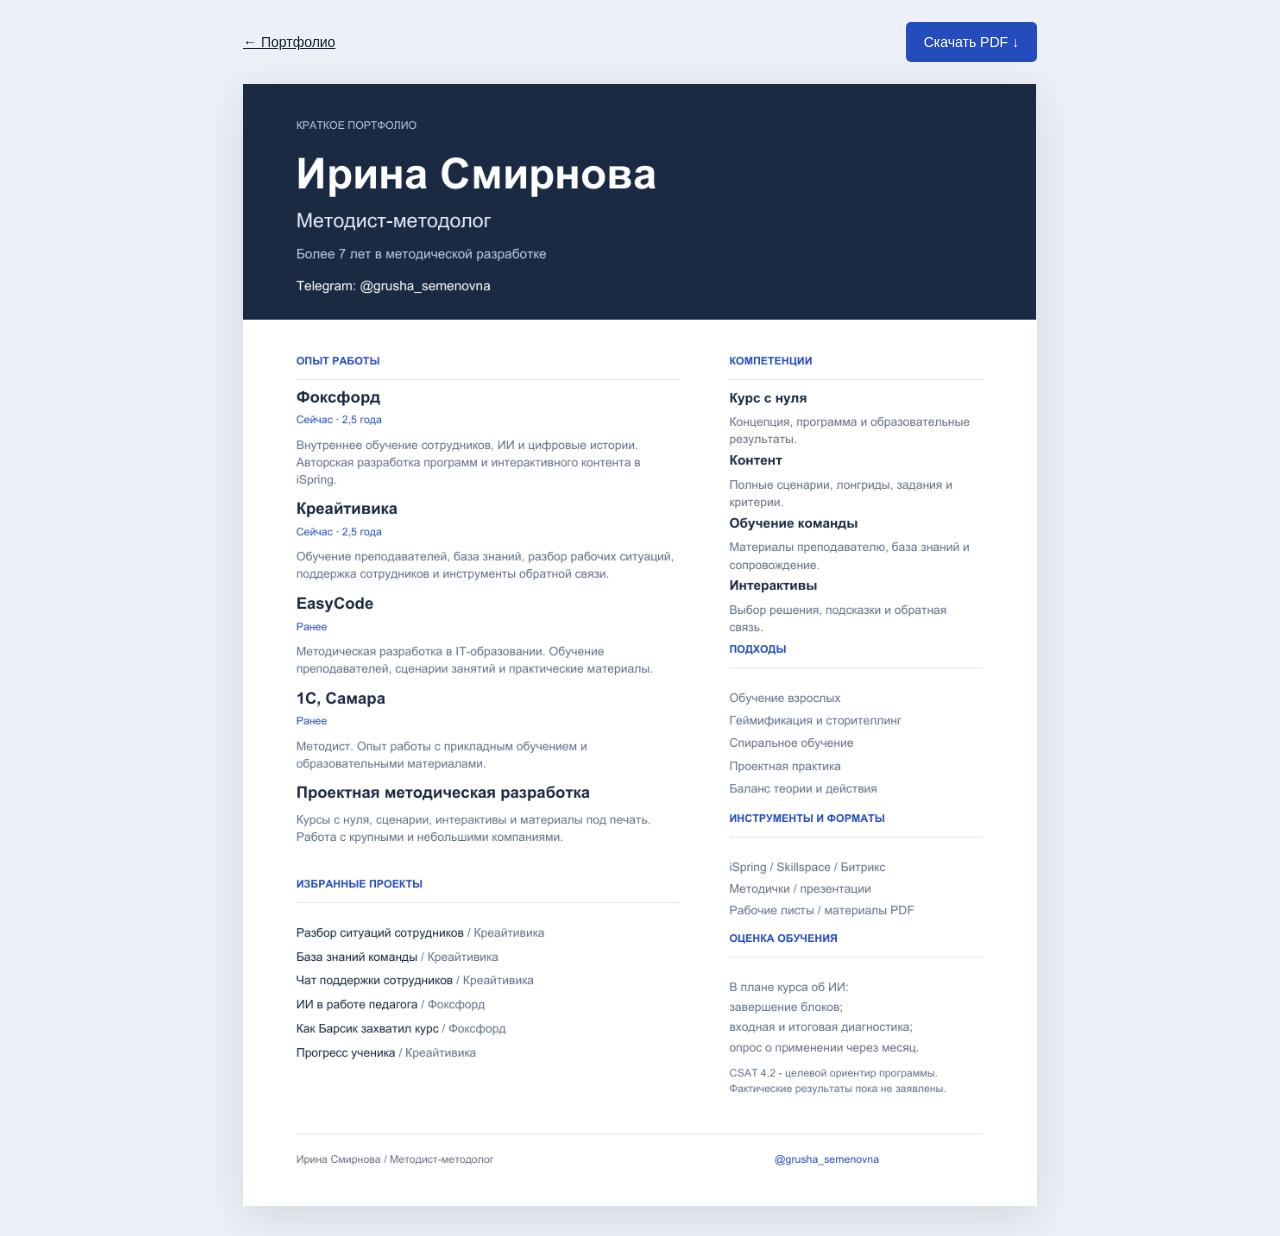
<file: resume.html>
<!doctype html><html lang="ru"><head><meta charset="utf-8"><meta name="viewport" content="width=device-width,initial-scale=1"><title>Ирина Смирнова · Краткое портфолио</title><style>body{margin:0;background:#edf0f6;font:14px Arial;color:#172335}nav{max-width:794px;margin:22px auto;display:flex;justify-content:space-between;padding:0 20px;gap:20px}a{color:inherit}nav a:last-child{background:#244cbd;color:white;padding:12px 18px;border-radius:5px;text-decoration:none}nav a:first-child{padding-top:12px}img{width:min(794px,100%);display:block;margin:0 auto 30px;box-shadow:0 10px 40px #1b2e4520}</style></head><body><nav><a href="index.html">← Портфолио</a><a href="irina-smirnova-portfolio.pdf" download>Скачать PDF ↓</a></nav><a href="irina-smirnova-portfolio.pdf"><img src="brief-preview.png" alt="Краткое портфолио Ирины Смирновой"></a></body></html>
</file>
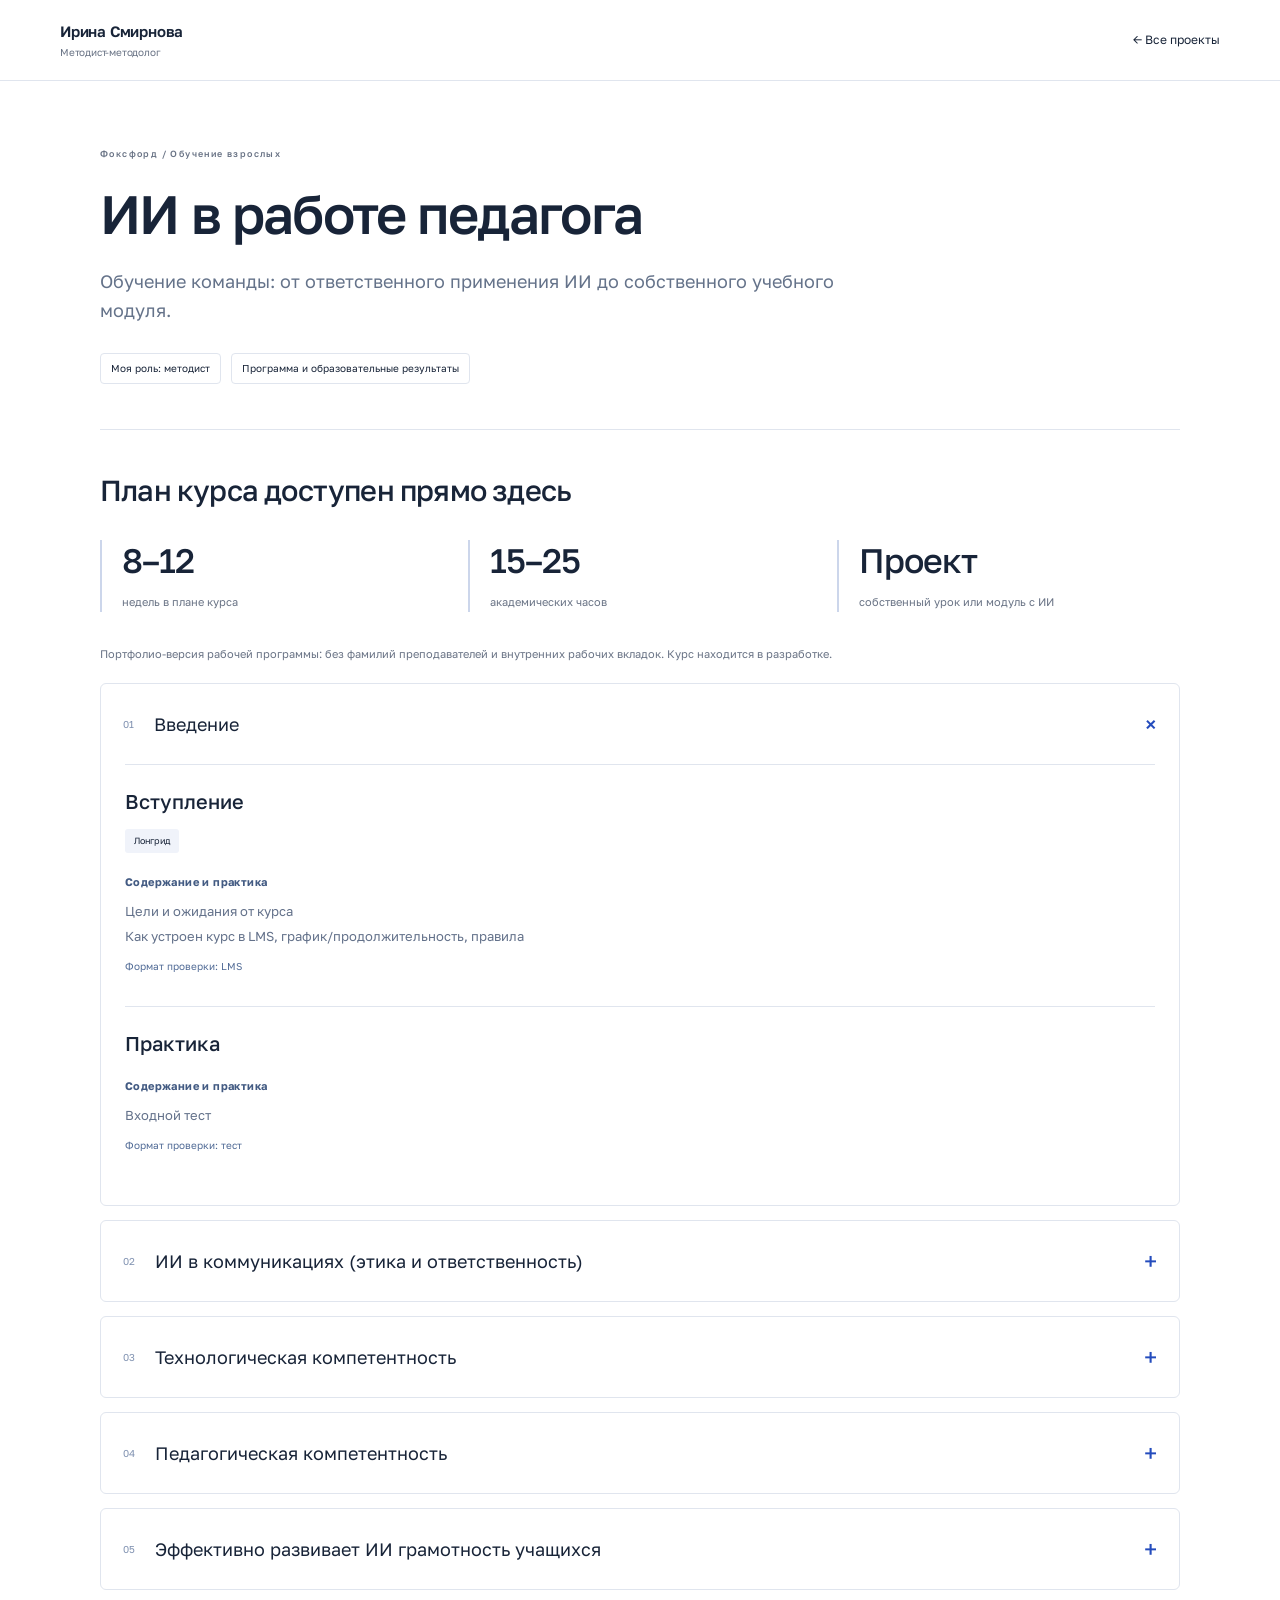
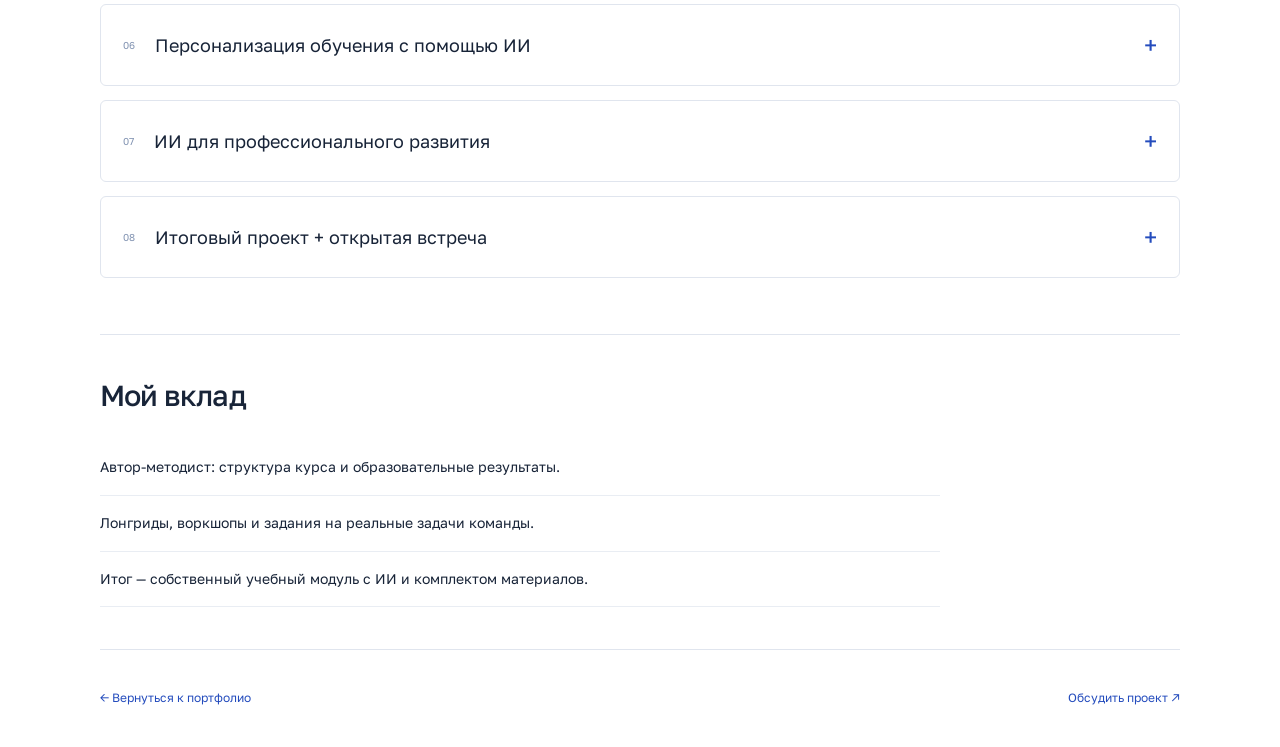
<file: cases/ai.html>
<!doctype html><html lang="ru"><head><meta charset="utf-8"><meta name="viewport" content="width=device-width,initial-scale=1"><title>ИИ в работе педагога · Ирина Смирнова</title><meta name="description" content="Обучение команды: от ответственного применения ИИ до собственного учебного модуля."><link rel="stylesheet" href="../style.css"><link rel="stylesheet" href="../cases.css"></head><body><header class="header"><div class="wrap case-nav"><a class="signature" href="../index.html">Ирина Смирнова<span>Методист-методолог</span></a><a href="../index.html#work">← Все проекты</a></div></header><main class="wrap case-page"><div class="case-heading"><p class="eyebrow">Фоксфорд / Обучение взрослых</p><h1>ИИ в работе педагога</h1><p class="case-subtitle">Обучение команды: от ответственного применения ИИ до собственного учебного модуля.</p><div class="case-tags"><span>Моя роль: методист</span><span>Программа и образовательные результаты</span></div></div><section class="case-section"><h2>План курса доступен прямо здесь</h2><div class="case-facts"><div><strong>8–12</strong><span>недель в плане курса</span></div><div><strong>15–25</strong><span>академических часов</span></div><div><strong>Проект</strong><span>собственный урок или модуль с ИИ</span></div></div><p class="case-caption">Портфолио-версия рабочей программы: без фамилий преподавателей и внутренних рабочих вкладок. Курс находится в разработке.</p><details class="program-block" open><summary><span>01</span>Введение<b>+</b></summary><div class="program-content"><article><h3>Вступление</h3><span class="format-tag">Лонгрид</span><h4>Содержание и практика</h4><p>Цели и ожидания от курса<br>Как устроен курс в LMS, график/продолжительность, правила</p><p class="control-label">Формат проверки: LMS</p></article><article><h3>Практика</h3><h4>Содержание и практика</h4><p>Входной тест</p><p class="control-label">Формат проверки: тест</p></article></div></details><details class="program-block" ><summary><span>02</span>ИИ в коммуникациях (этика и ответственность)<b>+</b></summary><div class="program-content"><article><h3>Безопасность и этика ИИ: учимся использовать ответственно</h3><span class="format-tag">Лонгрид
Тест</span><h4>Образовательный результат</h4><p>Выявляет риски применения ИИ, связанные с конфиденциальностью. Соблюдает требования законодательства в области защиты персональных данных при использовании ИИ.</p><h4>Содержание и практика</h4><p>- Типичные ошибки и риски при использовании ИИ<br>- Выявление рисков применения ИИ, связанных с конфиденциальностью<br>- Соблюдение требований законодательства в области защиты персональных данных при использовании ИИ</p><p class="control-label">Формат проверки: LMS</p></article><article><h3>Видео</h3><h4>Образовательный результат</h4><p>Использует ИИ для выстраивания внешних коммуникаций (родители, ученики, коллеги) с учетом правил этикета</p><h4>Содержание и практика</h4><p>- Создание шаблонов обратной связи<br>- Генерация персонализированных рекомендаций для учеников (для участников) (есть запись встречи по обмену опытом)<br>- Формирование ОС для родителей<br>- Генерация ответов на обращения</p><p class="control-label">Формат проверки: Обмен знаниями</p></article><article><h3>Лонгрид</h3></article></div></details><details class="program-block" ><summary><span>03</span>Технологическая компетентность<b>+</b></summary><div class="program-content"><article><h3>Воркшоп</h3><h4>Образовательный результат</h4><p>Формулирует эффективные промпты<br>Для этого:<br>- Перечисляет критерии эффективного промпта<br>- Пишет эффективный промпт, опираясь на критерии.<br>- Умеет выявлять возможные ошибки, неточности и предвзятость (bias) в материалах, созданных ии</p><h4>Содержание и практика</h4><p>- Как писать качественные промты для педагогических задач</p><p class="control-label">Формат проверки: ДЗ</p></article><article><h3>Лонгрид</h3><p class="control-label">Формат проверки: LMS</p></article><article><h3>Документ</h3><h4>Содержание и практика</h4><p>Создать общий документ &quot;База сценариев&quot;:<br>- Не просто промты, а сценарии решения конкретных задач<br>- Привязка к метрикам: на что влияет каждый сценарий <br>- Примеры успешных внедрений от коллег</p><p class="control-label">Формат проверки: Обмен знаниями</p></article><article><h3>чек-лист</h3><h4>Содержание и практика</h4><p>- Инструкция по проверке фактов или Краткий чек-лист проверки контента</p><p class="control-label">Формат проверки: LMS</p></article><article><h3>тест</h3><h4>Содержание и практика</h4><p>Тест по выявлению галлюцинаций</p></article></div></details><details class="program-block" ><summary><span>04</span>Педагогическая компетентность<b>+</b></summary><div class="program-content"><article><h3>Педагогическая интеграция ИИ: выбор инструментов и проектирование обучения</h3><span class="format-tag">Видео</span><h4>Образовательный результат</h4><p>Выбирает инструменты искусственного интеллекта в соответствии образовательными задачами и обосновывает выбор и принимает решения о целесообразности их использования</p><h4>Содержание и практика</h4><p>- Виды ИИ-инструментов: текстовые, изображения, видео, презентации, смешанные</p><p class="control-label">Формат проверки: LMS</p></article><article><h3>Лонгрид</h3><h4>Содержание и практика</h4><p>Краткое описание видов ии:<br>- Что умеют<br>- Как работает<br>- Популярные сервисы — таблицы с российскими и зарубежными аналогами<br>- Плюсы и минусы — честная оценка ограничений<br>- Рекомендации по выбору — что подойдёт для старта</p><p class="control-label">Формат проверки: LMS</p></article><article><h3>Тест</h3><h4>Содержание и практика</h4><p>Тест на соответствие «задача — инструмент»</p></article><article><h3>ИИ для планирования и подготовки к урокам</h3><span class="format-tag">Лонгрид</span><h4>Образовательный результат</h4><p>Использует инструменты искусственного интеллекта для создания учебных заданий, которые подразумевают активную деятельность учащихся (деятельностный подход):<br>- Индивидуальные задания<br>- Групповые задания<br><br>Задания:<br>Игровые<br>На исследование<br>На развитие креативного мышления<br>На развитие критического мышления</p><h4>Содержание и практика</h4><p>Как создавать: задачи и упражнения для уроков, планы уроков и учебных программ, разработка сценариев уроков, генерация упражнений, кейсов, ситуационных задач и пр<br><br>Идеи для практикума:<br>Воркшоп (1.5 часа):<br>- Упражнение «Распредели задачи»: 10 педагогических задач, нужно определить оптимальное распределение<br>- Практикум «От плохого к хорошему»: доработка неудачных промтов<br>- Создание личной матрицы распределения задач</p><p class="control-label">Формат проверки: LMS</p></article><article><h3>Видео/Воркшоп</h3><p class="control-label">Формат проверки: LMS</p></article><article><h3>Воркшоп</h3><h4>Содержание и практика</h4><p>Создание цифровых историй (DST) с помощью Midjourney, Runway и пр</p><p class="control-label">Формат проверки: ДЗ</p></article><article><h3>Лонгрид</h3><p class="control-label">Формат проверки: LMS</p></article><article><h3>Воркшоп</h3><h4>Содержание и практика</h4><p>Геймификация и сторителлинг с помощью ИИ, вайб-кодинка</p><p class="control-label">Формат проверки: ДЗ</p></article><article><h3>Лонгрид</h3><p class="control-label">Формат проверки: LMS</p></article></div></details><details class="program-block" ><summary><span>05</span>Эффективно развивает ИИ грамотность учащихся<b>+</b></summary><div class="program-content"><article><h3>Развитие ИИ-компетенций учащихся: этика, анализ и ответственное использование</h3><span class="format-tag">Видео</span><h4>Образовательный результат</h4><p>Дает задания, которые требуют применения ИИ и показывает возможности и ограничения ИИ в решении этих заданий</p><h4>Содержание и практика</h4><p>Объектный промптинг для подготовки к экзаменам</p><p class="control-label">Формат проверки: Обмен знаниями</p></article><article><h3>Лонгрид</h3><p class="control-label">Формат проверки: LMS</p></article></div></details><details class="program-block" ><summary><span>06</span>Персонализация обучения с помощью ИИ<b>+</b></summary><div class="program-content"><article><h3>Персонализация обучения</h3><span class="format-tag">Видео</span><h4>Образовательный результат</h4><p>Педагог способен создавать персонализированные образовательные маршруты с использованием ИИ для учащихся с разными потребностями</p><h4>Содержание и практика</h4><p>Диагностика уровня знаний учеников<br>Создание индивидуальных образовательных траекторий опираясь на квадранты<br>Генерация материалов для учеников с ОВЗ<br>Адаптация темпа и сложности под конкретного ученика<br>Поддержка одарённых детей: углубленные материалы</p><p class="control-label">Формат проверки: ДЗ</p></article><article><h3>Лонгрид</h3><p class="control-label">Формат проверки: LMS</p></article></div></details><details class="program-block" ><summary><span>07</span>ИИ для профессионального развития<b>+</b></summary><div class="program-content"><article><h3>Профессиональное развитие педагога через ИИ</h3><span class="format-tag">Доп материал
Подборка сообществ</span><h4>Образовательный результат</h4><p>Участвует в профессиональных сообществах, посвященных использованию искусственного интеллекта в образовании.</p><h4>Содержание и практика</h4><p>- Подборка мероприятий на ближайший год (конференции, вебинары, митапы)</p><p class="control-label">Формат проверки: Не проверяем</p></article><article><h3>Доп материал в LMS</h3><h4>Образовательный результат</h4><p>Обменивается образовательными материалами и успешными практиками использования ИИ с коллегами.</p><p class="control-label">Формат проверки: Не проверяем</p></article></div></details><details class="program-block" ><summary><span>08</span>Итоговый проект + открытая встреча<b>+</b></summary><div class="program-content"><article><h3>Закрепление полученных знаний</h3><h4>Содержание и практика</h4><p>Разработать:<br>Один связный кейс «Мой модуль/урок с ИИ”<br>1. План урока или модуля из 3-5 занятий, с явным указанием распределения задач между педагогом и ИИ<br>2. Один комплект материалов к этому уроку (презентация + раздаточные материалы + задания)<br>3. Один коммуникационный шаблон (инструкция ученикам)<br>4. Рефлексия: что сделал ИИ, что педагог, почему именно так, какие метрики успеха</p></article><article><h3>Практика</h3><h4>Содержание и практика</h4><p>Финальный тест</p></article></div></details></section><section class="case-section"><h2>Мой вклад</h2><ul class="case-list"><li>Автор-методист: структура курса и образовательные результаты.</li><li>Лонгриды, воркшопы и задания на реальные задачи команды.</li><li>Итог — собственный учебный модуль с ИИ и комплектом материалов.</li></ul></section><div class="case-end"><a href="../index.html#work">← Вернуться к портфолио</a><a href="https://t.me/grusha_semenovna" target="_blank" rel="noopener">Обсудить проект ↗</a></div></main></body></html>
</file>
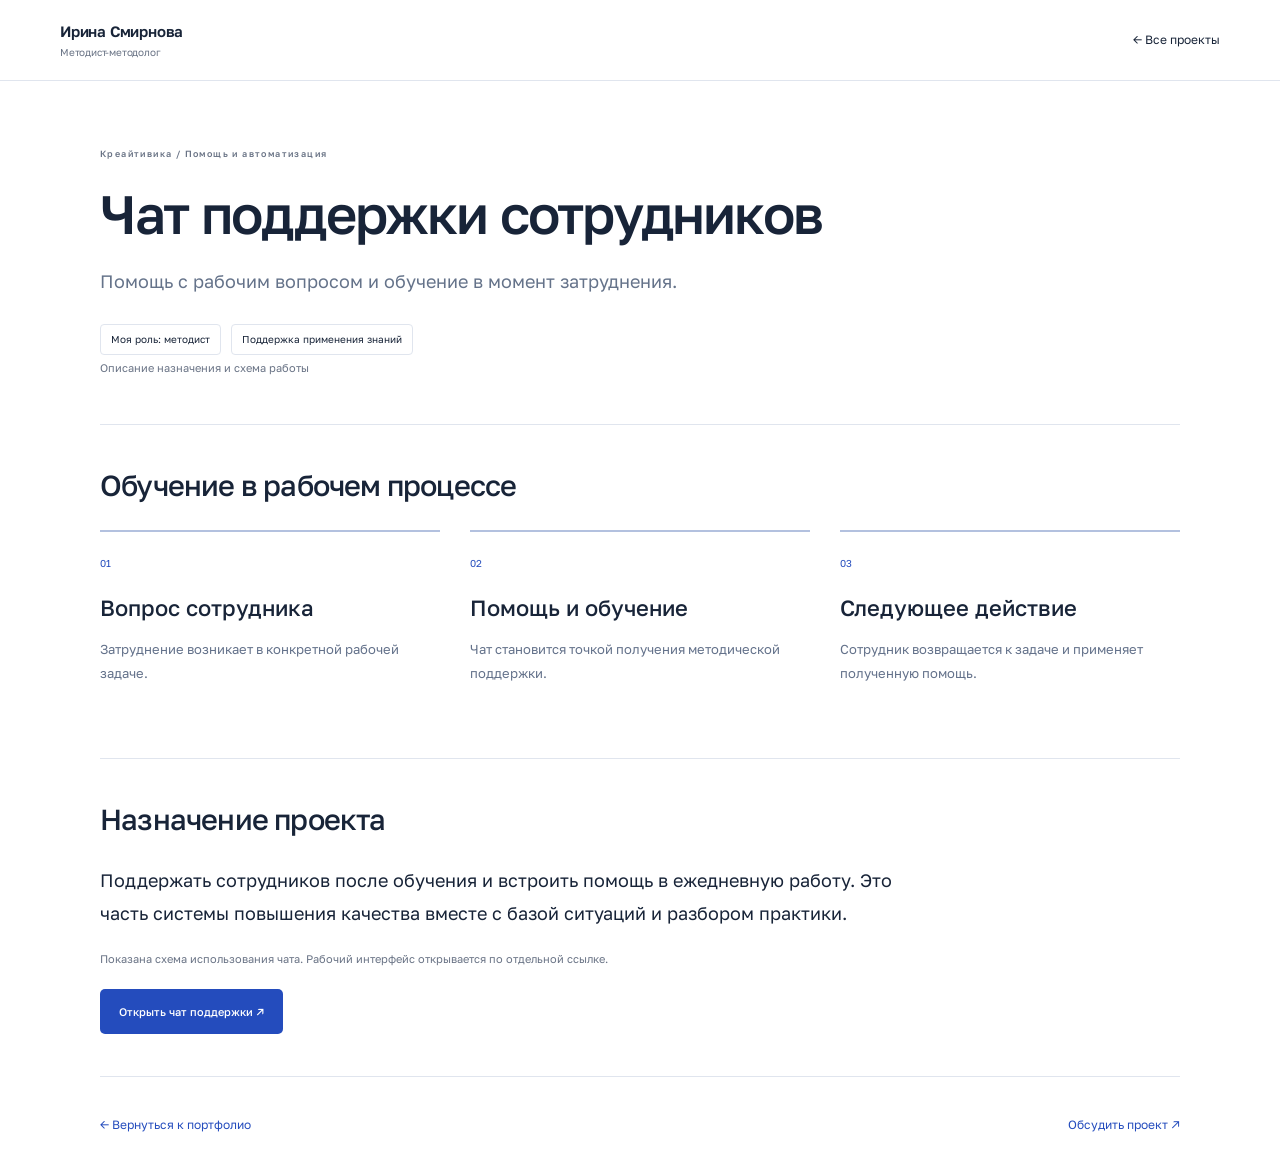
<file: cases/assistant.html>
<!doctype html><html lang="ru"><head><meta charset="utf-8"><meta name="viewport" content="width=device-width,initial-scale=1"><title>Чат поддержки сотрудников · Ирина Смирнова</title><meta name="description" content="Помощь с рабочим вопросом и обучение в момент затруднения."><link rel="stylesheet" href="../style.css"><link rel="stylesheet" href="../cases.css"></head><body><header class="header"><div class="wrap case-nav"><a class="signature" href="../index.html">Ирина Смирнова<span>Методист-методолог</span></a><a href="../index.html#work">← Все проекты</a></div></header><main class="wrap case-page"><div class="case-heading"><p class="eyebrow">Креайтивика / Помощь и автоматизация</p><h1>Чат поддержки сотрудников</h1><p class="case-subtitle">Помощь с рабочим вопросом и обучение в момент затруднения.</p><div class="case-tags"><span>Моя роль: методист</span><span>Поддержка применения знаний</span></div><span class="case-caption">Описание назначения и схема работы</span></div><section class="case-section"><h2>Обучение в рабочем процессе</h2><ol class="case-steps"><li><span>01</span><h3>Вопрос сотрудника</h3><p>Затруднение возникает в конкретной рабочей задаче.</p></li><li><span>02</span><h3>Помощь и обучение</h3><p>Чат становится точкой получения методической поддержки.</p></li><li><span>03</span><h3>Следующее действие</h3><p>Сотрудник возвращается к задаче и применяет полученную помощь.</p></li></ol></section><section class="case-section"><h2>Назначение проекта</h2><p class="case-lead">Поддержать сотрудников после обучения и встроить помощь в ежедневную работу. Это часть системы повышения качества вместе с базой ситуаций и разбором практики.</p><p class="case-caption">Показана схема использования чата. Рабочий интерфейс открывается по отдельной ссылке.</p><a class="button primary" href="https://85.198.85.41/chat" target="_blank" rel="noopener noreferrer">Открыть чат поддержки ↗</a></section><div class="case-end"><a href="../index.html#work">← Вернуться к портфолио</a><a href="https://t.me/grusha_semenovna" target="_blank" rel="noopener">Обсудить проект ↗</a></div></main></body></html>
</file>
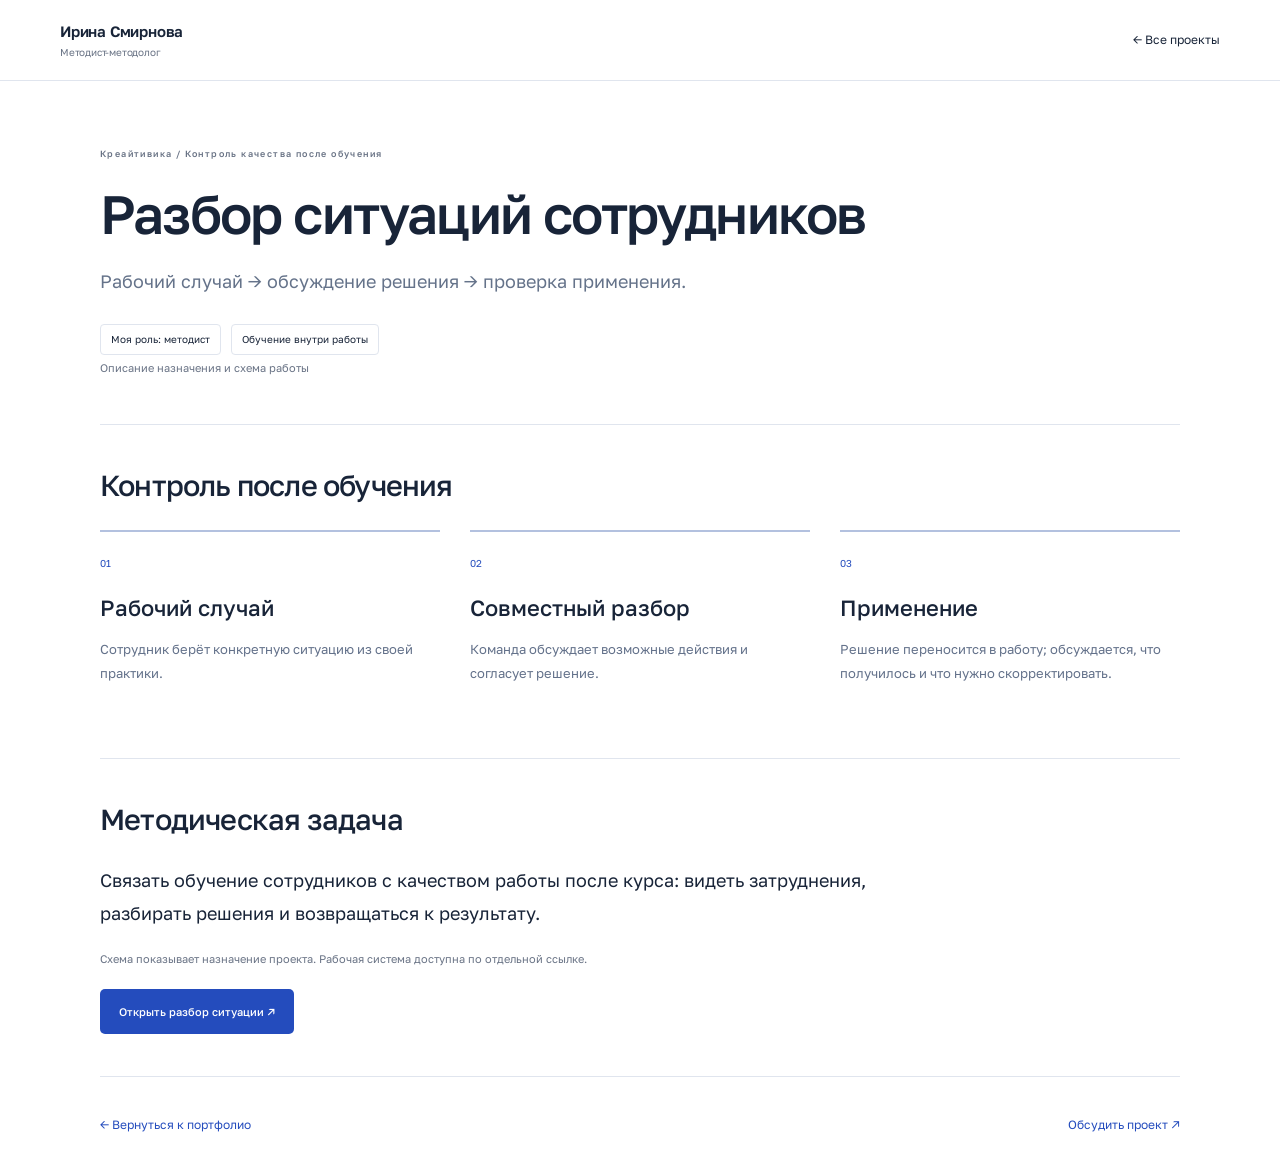
<file: cases/control.html>
<!doctype html><html lang="ru"><head><meta charset="utf-8"><meta name="viewport" content="width=device-width,initial-scale=1"><title>Разбор ситуаций сотрудников · Ирина Смирнова</title><meta name="description" content="Рабочий случай → обсуждение решения → проверка применения."><link rel="stylesheet" href="../style.css"><link rel="stylesheet" href="../cases.css"></head><body><header class="header"><div class="wrap case-nav"><a class="signature" href="../index.html">Ирина Смирнова<span>Методист-методолог</span></a><a href="../index.html#work">← Все проекты</a></div></header><main class="wrap case-page"><div class="case-heading"><p class="eyebrow">Креайтивика / Контроль качества после обучения</p><h1>Разбор ситуаций сотрудников</h1><p class="case-subtitle">Рабочий случай → обсуждение решения → проверка применения.</p><div class="case-tags"><span>Моя роль: методист</span><span>Обучение внутри работы</span></div><span class="case-caption">Описание назначения и схема работы</span></div><section class="case-section"><h2>Контроль после обучения</h2><ol class="case-steps"><li><span>01</span><h3>Рабочий случай</h3><p>Сотрудник берёт конкретную ситуацию из своей практики.</p></li><li><span>02</span><h3>Совместный разбор</h3><p>Команда обсуждает возможные действия и согласует решение.</p></li><li><span>03</span><h3>Применение</h3><p>Решение переносится в работу; обсуждается, что получилось и что нужно скорректировать.</p></li></ol></section><section class="case-section"><h2>Методическая задача</h2><p class="case-lead">Связать обучение сотрудников с качеством работы после курса: видеть затруднения, разбирать решения и возвращаться к результату.</p><p class="case-caption">Схема показывает назначение проекта. Рабочая система доступна по отдельной ссылке.</p><a class="button primary" href="https://85.198.85.41/teachers/situations/119" target="_blank" rel="noopener noreferrer">Открыть разбор ситуации ↗</a></section><div class="case-end"><a href="../index.html#work">← Вернуться к портфолио</a><a href="https://t.me/grusha_semenovna" target="_blank" rel="noopener">Обсудить проект ↗</a></div></main></body></html>
</file>
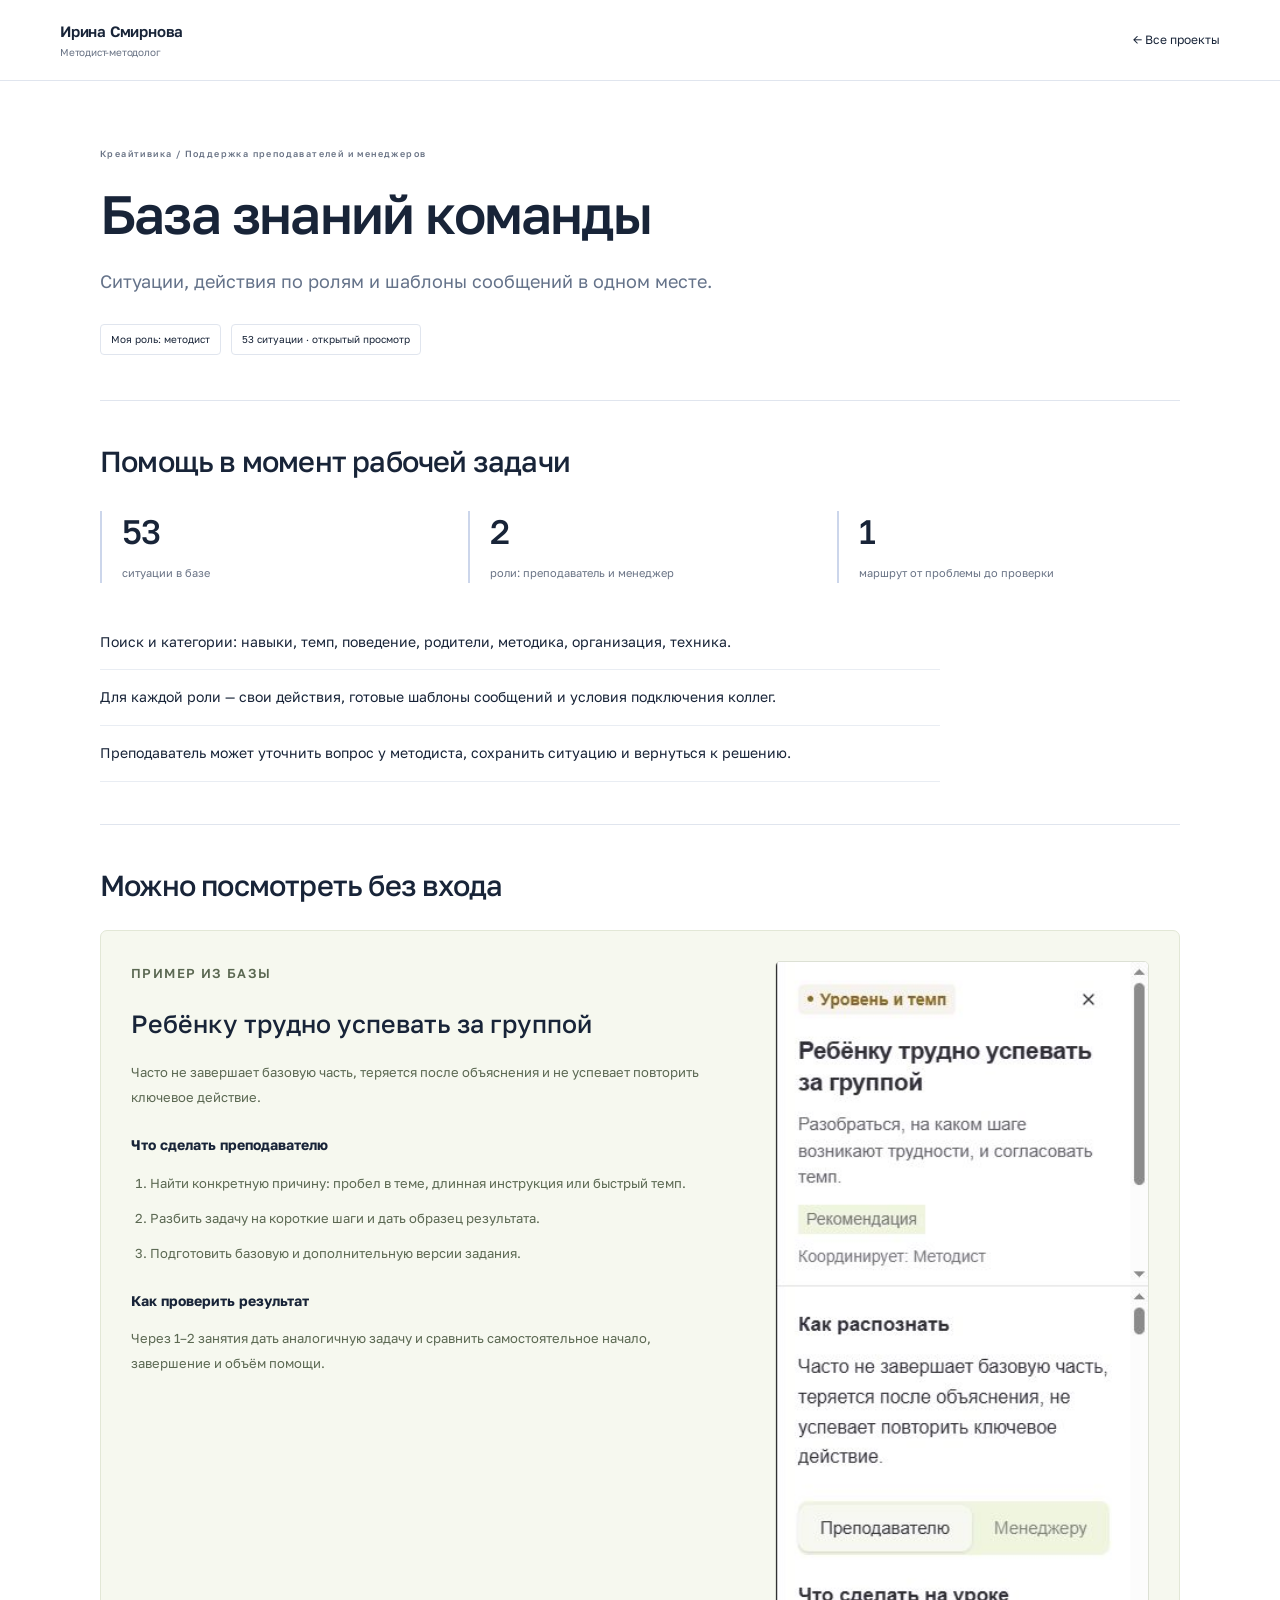
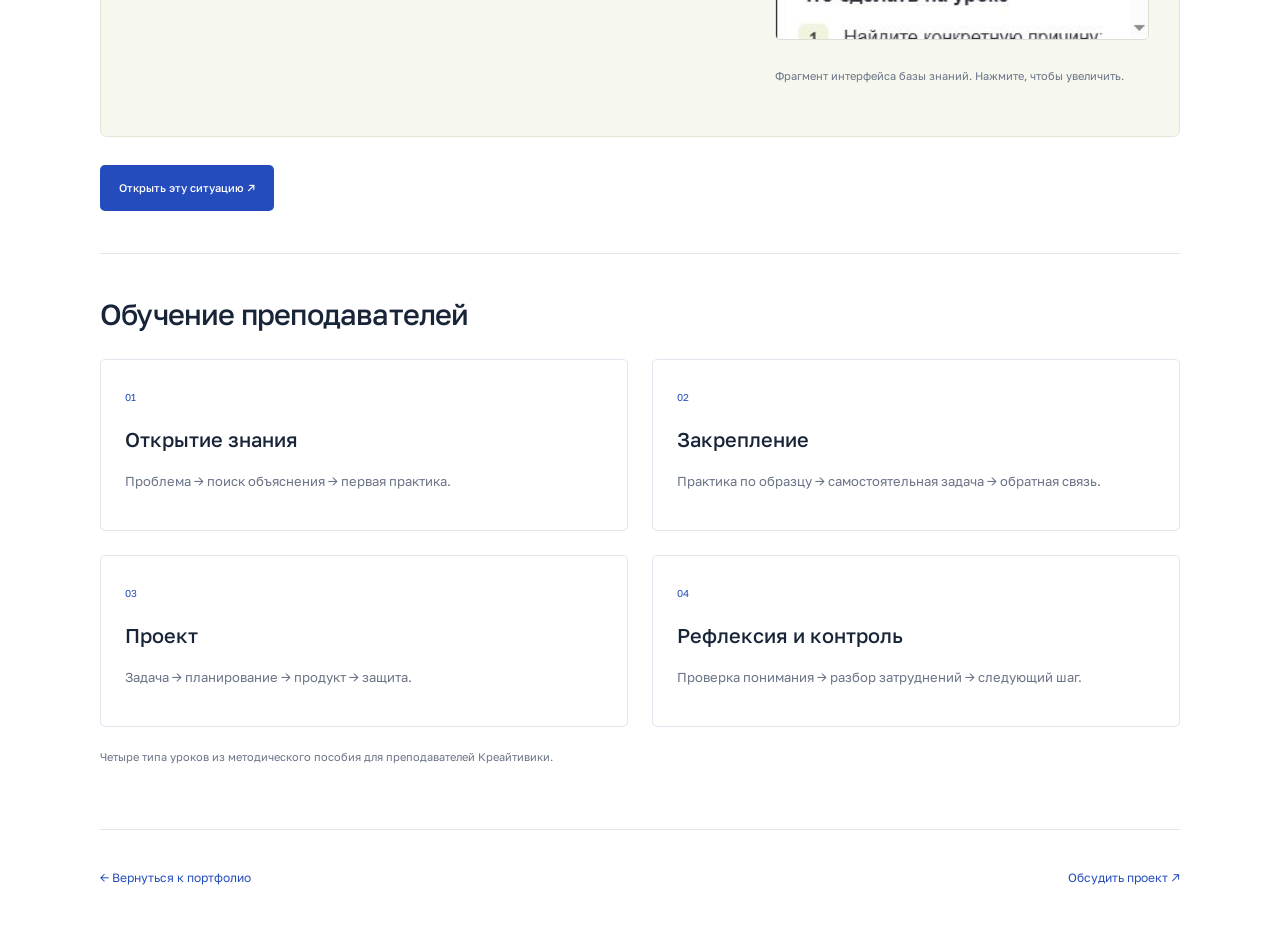
<file: cases/knowledge.html>
<!doctype html><html lang="ru"><head><meta charset="utf-8"><meta name="viewport" content="width=device-width,initial-scale=1"><title>База знаний команды · Ирина Смирнова</title><meta name="description" content="Ситуации, действия по ролям и шаблоны сообщений в одном месте."><link rel="stylesheet" href="../style.css"><link rel="stylesheet" href="../cases.css"></head><body><header class="header"><div class="wrap case-nav"><a class="signature" href="../index.html">Ирина Смирнова<span>Методист-методолог</span></a><a href="../index.html#work">← Все проекты</a></div></header><main class="wrap case-page"><div class="case-heading"><p class="eyebrow">Креайтивика / Поддержка преподавателей и менеджеров</p><h1>База знаний команды</h1><p class="case-subtitle">Ситуации, действия по ролям и шаблоны сообщений в одном месте.</p><div class="case-tags"><span>Моя роль: методист</span><span>53 ситуации · открытый просмотр</span></div></div><section class="case-section"><h2>Помощь в момент рабочей задачи</h2><div class="case-facts"><div><strong>53</strong><span>ситуации в базе</span></div><div><strong>2</strong><span>роли: преподаватель и менеджер</span></div><div><strong>1</strong><span>маршрут от проблемы до проверки</span></div></div><ul class="case-list"><li>Поиск и категории: навыки, темп, поведение, родители, методика, организация, техника.</li><li>Для каждой роли — свои действия, готовые шаблоны сообщений и условия подключения коллег.</li><li>Преподаватель может уточнить вопрос у методиста, сохранить ситуацию и вернуться к решению.</li></ul></section><section class="case-section"><h2>Можно посмотреть без входа</h2><div class="knowledge-example"><div><p class="eyebrow">ПРИМЕР ИЗ БАЗЫ</p><h3>Ребёнку трудно успевать за группой</h3><p>Часто не завершает базовую часть, теряется после объяснения и не успевает повторить ключевое действие.</p><h4>Что сделать преподавателю</h4><ol><li>Найти конкретную причину: пробел в теме, длинная инструкция или быстрый темп.</li><li>Разбить задачу на короткие шаги и дать образец результата.</li><li>Подготовить базовую и дополнительную версии задания.</li></ol><h4>Как проверить результат</h4><p>Через 1–2 занятия дать аналогичную задачу и сравнить самостоятельное начало, завершение и объём помощи.</p></div><figure><a href="../assets/knowledge-case.png" target="_blank"><img src="../assets/knowledge-case.png" alt="Настоящая карточка ситуации в базе знаний" loading="lazy"></a><figcaption>Фрагмент интерфейса базы знаний. Нажмите, чтобы увеличить.</figcaption></figure></div><a class="button primary" href="https://creitivika-knowledge.vercel.app/#article=kb-03" target="_blank" rel="noopener noreferrer">Открыть эту ситуацию ↗</a></section><section class="case-section"><h2>Обучение преподавателей</h2><div class="lesson-types"><article><span>01</span><h3>Открытие знания</h3><p>Проблема → поиск объяснения → первая практика.</p></article><article><span>02</span><h3>Закрепление</h3><p>Практика по образцу → самостоятельная задача → обратная связь.</p></article><article><span>03</span><h3>Проект</h3><p>Задача → планирование → продукт → защита.</p></article><article><span>04</span><h3>Рефлексия и контроль</h3><p>Проверка понимания → разбор затруднений → следующий шаг.</p></article></div><p class="case-caption">Четыре типа уроков из методического пособия для преподавателей Креайтивики.</p></section><div class="case-end"><a href="../index.html#work">← Вернуться к портфолио</a><a href="https://t.me/grusha_semenovna" target="_blank" rel="noopener">Обсудить проект ↗</a></div></main></body></html>
</file>
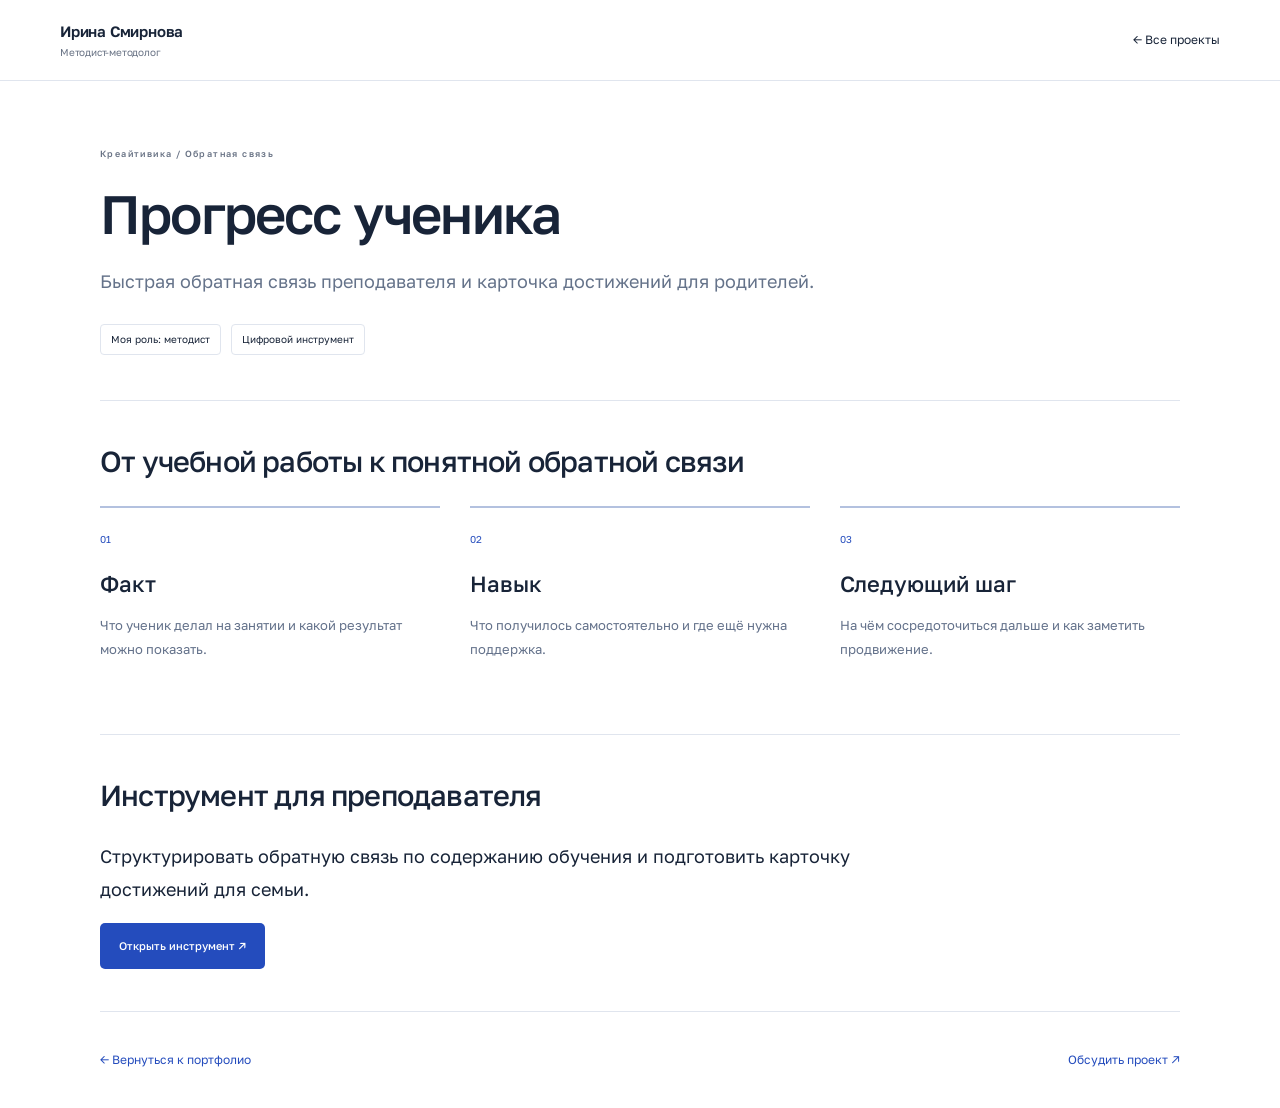
<file: cases/progress.html>
<!doctype html><html lang="ru"><head><meta charset="utf-8"><meta name="viewport" content="width=device-width,initial-scale=1"><title>Прогресс ученика · Ирина Смирнова</title><meta name="description" content="Быстрая обратная связь преподавателя и карточка достижений для родителей."><link rel="stylesheet" href="../style.css"><link rel="stylesheet" href="../cases.css"></head><body><header class="header"><div class="wrap case-nav"><a class="signature" href="../index.html">Ирина Смирнова<span>Методист-методолог</span></a><a href="../index.html#work">← Все проекты</a></div></header><main class="wrap case-page"><div class="case-heading"><p class="eyebrow">Креайтивика / Обратная связь</p><h1>Прогресс ученика</h1><p class="case-subtitle">Быстрая обратная связь преподавателя и карточка достижений для родителей.</p><div class="case-tags"><span>Моя роль: методист</span><span>Цифровой инструмент</span></div></div><section class="case-section"><h2>От учебной работы к понятной обратной связи</h2><ol class="case-steps"><li><span>01</span><h3>Факт</h3><p>Что ученик делал на занятии и какой результат можно показать.</p></li><li><span>02</span><h3>Навык</h3><p>Что получилось самостоятельно и где ещё нужна поддержка.</p></li><li><span>03</span><h3>Следующий шаг</h3><p>На чём сосредоточиться дальше и как заметить продвижение.</p></li></ol></section><section class="case-section"><h2>Инструмент для преподавателя</h2><p class="case-lead">Структурировать обратную связь по содержанию обучения и подготовить карточку достижений для семьи.</p><a class="button primary" href="https://kreaytivika-progress.smirnova-irina7090.chatgpt.site" target="_blank" rel="noopener noreferrer">Открыть инструмент ↗</a></section><div class="case-end"><a href="../index.html#work">← Вернуться к портфолио</a><a href="https://t.me/grusha_semenovna" target="_blank" rel="noopener">Обсудить проект ↗</a></div></main></body></html>
</file>
<file: style.css>
@import url('https://fonts.googleapis.com/css2?family=Golos+Text:wght@400;450;500;550;600;650;700&display=swap');
:root{--ink:#182438;--muted:#697385;--blue:#244cbd;--line:#e0e5ee;--light:#f8f9fc}*{box-sizing:border-box}html{scroll-behavior:smooth;scroll-padding-top:100px}body{margin:0;color:var(--ink);background:#fff;font:14px/1.7 'Golos Text',Arial,sans-serif}a{color:inherit;text-decoration:none}button{font:inherit;cursor:pointer}a:hover{color:var(--blue)}:focus-visible{outline:3px solid #c99430;outline-offset:5px}::selection{background:#dfe7ff}.wrap{width:min(1160px,calc(100% - 96px));margin:auto}.header{position:sticky;top:0;z-index:20;background:#ffffffed;backdrop-filter:blur(12px);border-bottom:1px solid var(--line)}.nav{height:88px;display:flex;justify-content:space-between;align-items:center;gap:30px}.signature{font-size:15px;font-weight:600;letter-spacing:-.2px;line-height:1.4}.signature span{display:block;font-size:10px;font-weight:400;color:var(--muted);margin-top:3px}.nav nav{display:flex;gap:30px;font-size:12px}.nav-contact{font-size:12px;border-bottom:1px solid #bbc7df;padding:6px 0}.hero{display:grid;grid-template-columns:1.5fr 1fr;gap:90px;align-items:center;padding-top:64px;padding-bottom:64px}.eyebrow{font-size:9px;letter-spacing:1.4px;font-weight:550;color:var(--muted);margin:0 0 22px}.hero h1{font-size:clamp(36px,4.8vw,62px);line-height:1.12;font-weight:600;letter-spacing:-2.6px;margin:0 0 22px}.hero-role{font-size:25px;font-weight:450;line-height:1.5;letter-spacing:-.6px;margin:0 0 19px}.hero-intro{font-size:13px;color:var(--muted);line-height:1.9;max-width:490px;margin:0}.actions{display:flex;gap:12px;flex-wrap:wrap;margin-top:30px}.button{display:inline-flex;align-items:center;justify-content:center;gap:15px;border:1px solid transparent;border-radius:5px;padding:13px 18px;font-size:11px;font-weight:500;line-height:1.6;transition:background .15s}.primary{background:var(--blue);color:white}.primary:hover{background:#193b9e;color:white}.secondary{background:white;border-color:#d7dfed}.secondary:hover{background:#f6f8fc}.file-label{font-size:9px;color:var(--muted)}.hero-tools{display:flex;gap:18px;flex-wrap:wrap;font-size:9px;color:var(--muted);margin-top:27px}.hero-aside{border:1px solid var(--line);border-radius:8px;padding:27px 28px;background:var(--light)}.aside-label{font-size:8px;letter-spacing:1px;color:var(--muted);margin-bottom:20px}.company-list{display:grid;grid-template-columns:1fr 1fr;gap:17px 20px;font-size:16px;line-height:1.4;font-weight:500;letter-spacing:-.4px}.experience-numbers{display:grid;grid-template-columns:1fr 1fr;gap:25px;border-top:1px solid #dce3ef;margin-top:26px;padding-top:24px}.experience-numbers strong{font-size:39px;line-height:1;font-weight:550;letter-spacing:-1.6px}.experience-numbers strong span{font-size:10px;font-weight:400;letter-spacing:0;margin-left:6px}.experience-numbers p{font-size:9px;line-height:1.8;color:var(--muted);margin:12px 0 0}.section{padding-top:75px;padding-bottom:75px}#work{border-top:1px solid var(--line)}.section-head{display:flex;justify-content:space-between;align-items:flex-end;gap:40px;margin-bottom:32px}.section-head .eyebrow{margin-bottom:14px}.section-head h2{font-size:33px;font-weight:550;letter-spacing:-1.1px;line-height:1.25;margin:0}.section-head>p{font-size:11px;color:var(--muted);line-height:1.8;margin:0 0 3px}.project-grid{display:grid;grid-template-columns:1fr 1fr;gap:19px}.project-card{border:1px solid var(--line);border-radius:7px;min-height:265px;padding:27px 29px;display:flex;flex-direction:column;justify-content:space-between;gap:22px;background:white}.project-card.featured{background:#f0f4fd;border-color:#dbe4f8}.project-card.featured:nth-child(2){background:#f5f2fa;border-color:#e6e0f2}.card-meta{display:flex;justify-content:space-between;align-items:center;gap:15px;font-size:9px;color:var(--muted)}.status{font-size:8px;background:#fff8e9;padding:4px 7px;border:1px solid #e9dfc5;border-radius:3px;line-height:1.5;white-space:nowrap}.project-type{font-size:9px;color:#7b8495;margin:0 0 9px}.project-card h3{font-size:25px;font-weight:500;letter-spacing:-.7px;line-height:1.25;margin:0 0 13px}.card-subtitle{font-size:12px;line-height:1.8;max-width:400px;color:var(--muted);margin:0}.card-bottom{border-top:1px solid #e0e6f0;display:flex;justify-content:space-between;gap:20px;align-items:center;padding-top:16px;margin-top:3px}.card-bottom>span{font-size:9px;color:var(--muted)}.card-bottom button{background:none;border:0;padding:0;display:flex;gap:18px;color:var(--blue);font-size:11px;white-space:nowrap}.project-card:last-child{grid-column:1/-1;min-height:235px;display:grid;grid-template-columns:1fr 1.4fr;gap:20px 50px;align-items:start}.project-card:last-child .card-meta{grid-row:1/3;display:block;padding-top:2px}.project-card:last-child .card-bottom{grid-column:2}.experience-section{background:var(--light);border-block:1px solid var(--line)}.small-label{font-size:10px;color:var(--muted)}.jobs{display:grid;grid-template-columns:1fr 1fr;gap:0 55px}.job{display:grid;grid-template-columns:1fr;gap:14px;border-top:1px solid #d8e0ed;padding:24px 0}.job h3{font-size:21px;font-weight:500;letter-spacing:-.5px;line-height:1.3;margin:0 0 5px}.job span{font-size:9px;color:var(--muted)}.job p{font-size:12px;line-height:1.9;color:#627087;margin:0;max-width:450px}.freelance{display:flex;align-items:baseline;gap:60px;margin-top:24px;border-top:1px solid #d8e0ed;padding-top:24px}.freelance h3{font-size:16px;font-weight:500;white-space:nowrap;margin:0}.freelance p{font-size:12px;color:var(--muted);margin:0}.method-grid{display:grid;grid-template-columns:repeat(4,1fr);gap:30px}.method-grid article{border-top:2px solid #a6b9e9;padding-top:17px}.method-grid article>span{font-size:9px;color:var(--blue)}.method-grid h3{font-size:18px;font-weight:500;letter-spacing:-.4px;line-height:1.35;margin:20px 0 13px}.method-grid p{font-size:11px;line-height:1.9;color:var(--muted);margin:0}.skill-strip{display:flex;flex-wrap:wrap;gap:9px;margin-top:36px}.skill-strip span{border:1px solid var(--line);border-radius:4px;padding:7px 10px;font-size:9px;color:#647087}.metrics-section{background:#1c2b44;color:#edf2fc}.metrics-section .eyebrow{color:#9dadd0}.metrics-section .section-head>p{color:#aab8d1}.metrics{display:grid;grid-template-columns:repeat(3,1fr);gap:40px;margin-top:35px}.metrics article{border-top:1px solid #465574;padding-top:20px}.metrics article>span{font-size:9px;color:#9eb1d7}.metrics h3{font-size:24px;font-weight:450;letter-spacing:-.6px;margin:17px 0 14px;line-height:1.25}.metrics p{font-size:11px;color:#b9c5db;line-height:1.9;margin:0}.csat{display:flex;gap:32px;align-items:center;border-top:1px solid #465574;margin-top:33px;padding-top:24px}.csat strong{font-size:26px;letter-spacing:-.8px;font-weight:450}.csat>span{font-size:10px;color:#b9c5db;line-height:1.7}.contact{display:flex;justify-content:space-between;align-items:center;gap:40px}.contact h2{font-size:35px;font-weight:550;letter-spacing:-1.2px;line-height:1.25;margin:0 0 17px}.contact p{font-size:12px;color:var(--muted);line-height:1.9;margin:0}.contact-handle{display:block;font-size:11px;color:var(--blue);margin-top:16px}.footer{display:flex;justify-content:space-between;align-items:center;gap:25px;border-top:1px solid var(--line);padding-top:24px;padding-bottom:29px;color:var(--muted);font-size:9px}.skip{position:fixed;left:15px;top:-80px;background:var(--blue);padding:10px 20px;color:white;z-index:50}.skip:focus{top:10px}dialog{border:0;border-radius:9px;width:min(640px,calc(100% - 36px));max-height:85vh;background:white;padding:26px 32px 29px;color:var(--ink);box-shadow:0 20px 100px #12234455}dialog::backdrop{background:#16223bba;backdrop-filter:blur(4px)}.dialog-top{display:flex;justify-content:space-between;align-items:center;font-size:10px;color:var(--muted);border-bottom:1px solid var(--line);padding-bottom:17px;margin-bottom:25px}.dialog-top button{background:none;border:0;font-size:29px;line-height:1;padding:0 4px}#project-content .eyebrow{font-size:9px;margin-bottom:12px}#project-content h2{font-size:31px;font-weight:500;letter-spacing:-1px;line-height:1.25;margin:0 0 18px}.dialog-subtitle{font-size:13px;color:var(--muted);line-height:1.8}#project-content ul{list-style:none;margin:23px 0;padding:0}#project-content li{font-size:12px;line-height:1.9;color:#5b6b83;padding:11px 0 11px 19px;border-top:1px solid #e8ecf3;position:relative}#project-content li:before{content:'•';position:absolute;left:0;color:var(--blue)}.dialog-links{display:flex;flex-wrap:wrap;gap:10px;margin-top:25px}.access-note{font-size:9px;color:var(--muted);margin-top:18px}.modal-open{overflow:hidden}
@media(max-width:1000px){.wrap{width:calc(100% - 64px)}.hero{gap:45px}.hero h1{font-size:47px}.hero-role{font-size:22px}.hero-aside{padding:24px}.company-list{font-size:15px}.experience-numbers{gap:15px}.experience-numbers strong{font-size:33px}.project-card{padding:24px}.project-card h3{font-size:23px}.method-grid{gap:22px}.method-grid h3{font-size:16px}.card-bottom{gap:10px}.card-bottom>span{max-width:220px}.jobs{gap:0 35px}}
@media(max-width:760px){.nav nav{gap:18px;font-size:11px}.signature{font-size:13px}.hero{gap:30px;grid-template-columns:1.25fr 1fr;padding-block:45px}.hero h1{font-size:41px;letter-spacing:-1.7px}.hero-role{font-size:19px}.hero-intro{font-size:12px}.actions{gap:10px}.hero-aside{padding:20px}.company-list{font-size:13px;gap:15px}.experience-numbers strong{font-size:29px}.experience-numbers strong span{font-size:8px}.experience-numbers p{font-size:8px}.button{padding:11px 14px;font-size:10px}.section{padding-block:60px}.section-head{gap:25px}.section-head h2{font-size:29px}.section-head>p{font-size:10px}.project-grid{gap:16px}.project-card{padding:22px}.project-card h3{font-size:22px}.card-bottom{flex-wrap:wrap;gap:14px}.card-bottom>span{font-size:8px}.project-card:last-child{gap:20px 25px}.method-grid{grid-template-columns:1fr 1fr;gap:30px}.method-grid h3{font-size:20px}.metrics{gap:25px}.metrics h3{font-size:21px}.contact h2{font-size:30px}.freelance{gap:30px}}
@media(max-width:560px){html{scroll-padding-top:120px}.wrap{width:calc(100% - 40px)}.nav{height:auto;min-height:95px;flex-wrap:wrap;gap:12px;padding-top:15px;padding-bottom:13px}.signature{font-size:14px}.signature span{font-size:9px}.nav nav{order:3;width:100%;justify-content:space-between;font-size:10px}.nav-contact{font-size:10px;margin-left:auto}.hero{display:block;padding-top:36px;padding-bottom:40px}.hero .eyebrow{font-size:8px;margin-bottom:20px}.hero h1{font-size:clamp(30px,8.5vw,46px);letter-spacing:-1.5px;margin-bottom:20px}.hero-role{font-size:21px;letter-spacing:-.5px;line-height:1.45}.hero-intro{font-size:12px;line-height:1.9}.actions{margin-top:25px;gap:10px}.button{padding:12px 15px;font-size:10px}.hero-tools{font-size:8px;gap:13px;margin-top:23px}.hero-aside{margin-top:32px;padding:24px}.company-list{font-size:16px;gap:17px 22px}.aside-label{font-size:8px}.experience-numbers{gap:25px;padding-top:21px;margin-top:23px}.experience-numbers strong{font-size:36px}.experience-numbers strong span{font-size:10px}.experience-numbers p{font-size:9px}.section{padding-block:48px}.section-head{display:block;margin-bottom:25px}.section-head .eyebrow{font-size:8px;margin-bottom:13px}.section-head h2{font-size:29px;letter-spacing:-1px}.section-head>p{font-size:11px;margin-top:15px;line-height:1.8}.project-grid{grid-template-columns:1fr;gap:16px}.project-card{min-height:250px;padding:23px;gap:21px}.project-card h3{font-size:26px;letter-spacing:-.7px}.project-type{font-size:9px}.card-subtitle{font-size:12px}.card-meta{font-size:9px}.card-bottom{gap:16px;flex-wrap:nowrap}.card-bottom>span{font-size:8px;max-width:185px}.card-bottom button{font-size:11px;gap:12px}.project-card:last-child{display:flex;min-height:260px;gap:21px}.project-card:last-child .card-meta{padding:0;display:flex}.jobs{grid-template-columns:1fr;gap:0}.job{padding:23px 0;gap:12px}.job h3{font-size:23px}.job p{font-size:12px}.small-label{display:block;margin-top:15px}.freelance{display:block;margin-top:10px;padding-top:23px}.freelance h3{font-size:19px;margin-bottom:12px}.freelance p{font-size:12px;line-height:1.9}.method-grid{grid-template-columns:1fr;gap:26px}.method-grid article{padding-top:16px}.method-grid h3{font-size:22px;margin:14px 0 12px}.method-grid p{font-size:12px}.skill-strip{gap:7px;margin-top:29px}.skill-strip span{font-size:8px;padding:6px 9px}.metrics{grid-template-columns:1fr;gap:26px;margin-top:28px}.metrics article{padding-top:18px}.metrics h3{font-size:26px;margin:13px 0 12px}.metrics p{font-size:12px}.metrics article>span{font-size:10px}.csat{gap:20px;align-items:flex-start;margin-top:30px;padding-top:23px}.csat strong{font-size:24px;white-space:nowrap}.csat>span{font-size:9px}.contact{display:block}.contact h2{font-size:31px}.contact p{font-size:12px}.contact>div+div{margin-top:25px}.contact .button{font-size:11px;padding:13px 18px}.footer{font-size:8px;gap:20px;align-items:flex-start}.footer>span{max-width:175px}.footer>a{max-width:130px;text-align:right}dialog{padding:22px 24px}.dialog-top{margin-bottom:23px}#project-content h2{font-size:27px}.dialog-subtitle{font-size:12px}#project-content li{font-size:12px}.dialog-links .button{font-size:10px}}
@media(prefers-reduced-motion:reduce){html{scroll-behavior:auto}*{transition:none!important}}
@media print{.header,.actions,.hero-tools,.card-bottom button,.footer,.contact{display:none}.wrap{width:100%}.section,.hero{padding:20px 0}.hero{display:block}.hero-aside{display:none}.hero h1{font-size:35px}.hero-role{font-size:20px}.project-card{break-inside:avoid;min-height:200px}.section-head h2{font-size:24px}.project-card h3{font-size:20px}.project-card:last-child{display:flex;grid-column:auto}.metrics-section{background:#fff;color:var(--ink)}.metrics-section p,.metrics-section span{color:var(--muted)}*{print-color-adjust:exact}@page{size:A4;margin:15mm}}
</file>
<file: cases.css>
.project-card,.project-card:last-child{display:flex;grid-column:auto;min-height:0;padding:26px;gap:22px}.project-card:last-child .card-meta{display:flex;padding:0}.project-card:last-child .card-bottom{grid-column:auto}.card-visual{display:block}.artifact-mini{height:182px;border:1px solid #dbe3ef;border-radius:5px;background:#f6f8fc;overflow:hidden;padding:23px;color:#304b70}.artifact-mini small{font-size:8px;letter-spacing:1px;display:block}.flow-mini{display:flex;align-items:center;justify-content:center;gap:7px;flex-direction:column;background:#f0f4fc}.flow-mini span{background:white;border:1px solid #d8e2f2;border-radius:4px;padding:5px 20px;font-size:10px;width:80%;text-align:center}.flow-mini b{line-height:1;font-weight:400;color:#7793bf}.knowledge-mini{background:#f2f5e8;color:#485237;display:flex;flex-direction:column;justify-content:center}.knowledge-mini strong{font-size:23px;font-weight:500;margin:10px 0}.knowledge-mini div{display:flex;gap:8px}.knowledge-mini div span{background:white;border-radius:4px;font-size:9px;padding:4px 10px}.knowledge-mini p{font-size:9px;margin:12px 0 0}.chat-mini{display:flex;flex-direction:column;gap:10px;justify-content:center;background:#eff6f6}.chat-mini span{padding:8px 14px;border-radius:6px;background:white;font-size:10px;width:max-content;max-width:100%}.chat-mini span:nth-child(2){background:#dcebea;align-self:flex-end}.plan-mini{display:flex;flex-direction:column;justify-content:center}.plan-mini div{display:grid;grid-template-columns:1fr 1fr;gap:10px;margin-top:20px}.plan-mini span{border-top:2px solid #9dafd8;padding-top:8px;font-size:11px}.comic-mini{padding:0;background:#fff0df}.comic-mini img{width:100%;height:100%;object-fit:cover}.progress-mini{background:#f3f1fa;display:flex;flex-direction:column;gap:9px;justify-content:center}.progress-mini span{font-size:12px;border-bottom:1px solid #ded9ed;padding-bottom:5px}.case-link{color:var(--blue);font-size:11px;white-space:nowrap}.card-bottom{margin-top:auto}.card-subtitle{font-size:13px}.project-card h3{font-size:25px}.case-nav{display:flex;justify-content:space-between;align-items:center;height:80px;font-size:12px}.case-page{max-width:1080px}.case-heading{padding:65px 0 45px;border-bottom:1px solid var(--line)}.case-heading h1{font-size:clamp(34px,4.7vw,54px);line-height:1.13;letter-spacing:-1.8px;font-weight:550;margin:0 0 23px;max-width:850px}.case-subtitle{font-size:18px;line-height:1.6;max-width:750px;color:#65738a}.case-tags{display:flex;flex-wrap:wrap;gap:10px;margin:28px 0 0}.case-tags span{font-size:10px;border:1px solid var(--line);border-radius:4px;padding:6px 10px}.case-section{padding:42px 0;border-bottom:1px solid var(--line)}.case-section>h2{font-size:29px;font-weight:500;line-height:1.25;letter-spacing:-.8px;margin:0 0 27px}.case-lead{font-size:18px;line-height:1.8;max-width:800px}.case-caption,figcaption{font-size:11px;line-height:1.8;color:var(--muted);margin:20px 0}.case-list{list-style:none;margin:0;padding:0;max-width:840px}.case-list li{font-size:14px;line-height:1.9;padding:14px 0;border-bottom:1px solid #e9edf3}.case-steps{list-style:none;padding:0;display:grid;grid-template-columns:repeat(3,1fr);gap:30px;margin:0 0 30px}.case-steps li{border-top:2px solid #b3c1df;padding-top:18px}.case-steps li>span{font-size:10px;color:var(--blue)}.case-steps h3{font-size:22px;font-weight:500;line-height:1.3;margin:20px 0 14px}.case-steps p{font-size:13px;line-height:1.9;color:#63718a;margin:0}.case-facts{display:grid;grid-template-columns:repeat(3,1fr);gap:25px;margin:32px 0}.case-facts div{border-left:2px solid #ccd6eb;padding-left:20px}.case-facts strong{display:block;font-size:34px;font-weight:500;letter-spacing:-1px;line-height:1.2}.case-facts span{display:block;font-size:11px;color:var(--muted);margin-top:12px}.knowledge-example{display:grid;grid-template-columns:1.6fr 1fr;gap:45px;padding:30px;background:#f6f8ef;border:1px solid #e2e7d6;border-radius:7px;margin-bottom:28px}.knowledge-example h3{font-size:25px;font-weight:500;line-height:1.3;margin:0 0 20px}.knowledge-example h4{font-size:14px;margin:24px 0 10px}.knowledge-example p,.knowledge-example li{font-size:13px;line-height:1.9;color:#5b6852}.knowledge-example ol{padding-left:19px}.knowledge-example li{margin:10px 0}.knowledge-example figure{margin:0}.knowledge-example img{width:100%;border:1px solid #dce0d4;border-radius:5px}.lesson-types{display:grid;grid-template-columns:1fr 1fr;gap:24px}.lesson-types article{padding:24px;border:1px solid var(--line);border-radius:5px}.lesson-types article>span{font-size:10px;color:var(--blue)}.lesson-types h3{font-size:20px;font-weight:500;margin:14px 0}.lesson-types p{font-size:13px;color:var(--muted);line-height:1.8}.program-block{border:1px solid var(--line);border-radius:6px;margin:14px 0;background:#fff}.program-block summary{display:flex;align-items:center;gap:20px;padding:22px;cursor:pointer;font-size:18px;line-height:1.5;list-style:none}.program-block summary::-webkit-details-marker{display:none}.program-block summary span{font-size:10px;color:#8092b1}.program-block summary b{font-size:24px;font-weight:400;margin-left:auto;color:var(--blue)}.program-block[open] summary b{transform:rotate(45deg)}.program-content{padding:0 24px 20px}.program-content article{border-top:1px solid var(--line);padding:22px 0}.program-content h3{font-size:20px;font-weight:500;margin:0 0 12px;line-height:1.4}.program-content h4{font-size:11px;letter-spacing:.4px;color:#435b83;margin:20px 0 6px}.program-content p{font-size:13px;line-height:1.9;color:#63718a;margin:8px 0}.format-tag{display:inline-block;font-size:9px;background:#f0f3fa;padding:4px 9px;border-radius:3px}.program-content .control-label{font-size:10px;color:#516b96}.comic-cover{margin:0 0 28px}.comic-cover img{width:100%;max-height:520px;object-fit:cover;border-radius:6px}.case-end{display:flex;justify-content:space-between;gap:30px;padding:38px 0;font-size:12px;color:var(--blue)}
@media(max-width:760px){.case-heading{padding-top:42px}.case-steps{grid-template-columns:1fr}.case-steps li{padding-bottom:12px}.case-steps h3{margin-top:13px}.knowledge-example{grid-template-columns:1fr;gap:25px}.knowledge-example figure{max-width:360px;margin:auto}.case-heading h1{letter-spacing:-1.2px}.case-subtitle{font-size:16px}.case-facts{gap:15px}.case-facts strong{font-size:26px}.case-facts span{font-size:9px}.project-card,.project-card:last-child{padding:23px}.case-facts div{padding-left:12px}.case-section>h2{font-size:26px}}
@media(max-width:560px){.case-nav{height:80px;gap:25px;font-size:10px}.case-nav .signature{font-size:13px}.case-section{padding:32px 0}.case-heading{padding:35px 0}.case-heading .eyebrow{font-size:8px;line-height:1.9}.case-heading h1{font-size:34px}.case-subtitle{font-size:15px}.case-tags{gap:7px}.case-tags span{font-size:9px}.case-facts{grid-template-columns:1fr 1fr;gap:22px}.case-facts div:last-child{grid-column:1/-1}.case-facts span{font-size:11px}.case-facts strong{font-size:30px}.knowledge-example{padding:22px}.lesson-types{grid-template-columns:1fr}.program-block summary{font-size:16px;padding:18px;gap:12px}.program-content{padding:0 18px 10px}.program-content h3{font-size:18px}.case-end{font-size:11px;gap:24px}.case-lead{font-size:16px}.artifact-mini{height:175px}}
</file>
